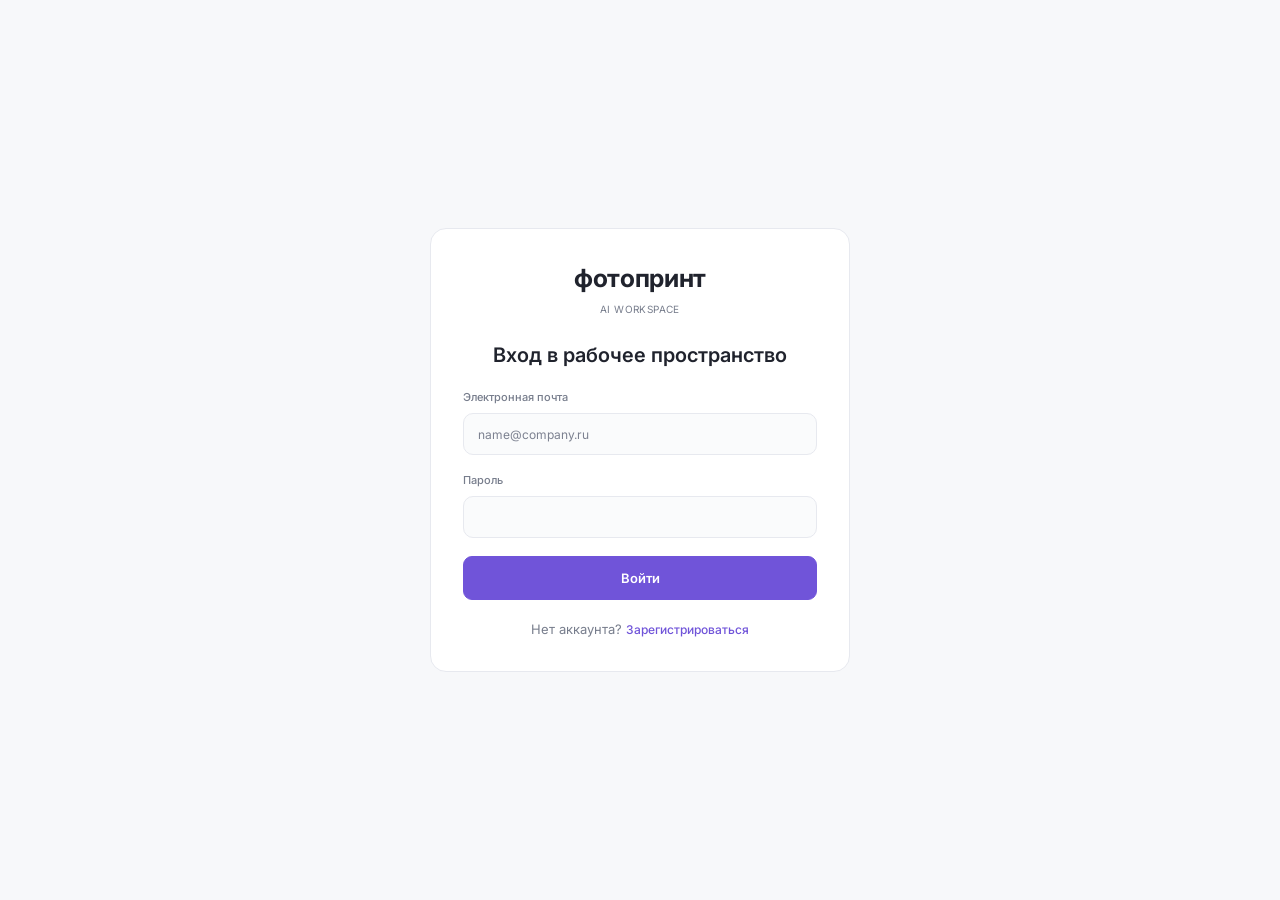
<file: static/login.html>
<!DOCTYPE html>
<html lang="ru">
<head>
<meta charset="utf-8">
<meta name="viewport" content="width=device-width, initial-scale=1">
<title>Вход · Фотопринт AI</title>
<link rel="preconnect" href="https://fonts.googleapis.com"><link rel="preconnect" href="https://fonts.gstatic.com" crossorigin>
<link href="https://fonts.googleapis.com/css2?family=Inter:wght@400;500;600;700&display=swap&subset=cyrillic" rel="stylesheet">
<script>try{if(localStorage.getItem('fp_theme')==='dark'){document.documentElement.setAttribute('data-theme','dark')}}catch(e){}</script>
<link rel="stylesheet" href="styles.css">
</head>
<body data-nav="" data-title="Вход">
<div class="auth"><div class="card">
<div style="text-align:center;margin-bottom:26px"><b style="font-size:25px;font-weight:700;letter-spacing:-.3px">фотопринт</b><div class="hint" style="letter-spacing:.4px;text-transform:uppercase;margin-top:6px">AI Workspace</div></div>
<h2 style="text-align:center;margin-bottom:22px">Вход в рабочее пространство</h2>
<form id="form" style="display:flex;flex-direction:column;gap:18px" novalidate>
  <div class="field" id="f-email"><label for="email">Электронная почта</label><input class="input" id="email" type="email" autocomplete="username" placeholder="name@company.ru"><span class="field-error">Введите почту</span></div>
  <div class="field" id="f-pass"><label for="password">Пароль</label><input class="input" id="password" type="password" autocomplete="current-password"><span class="field-error">Введите пароль</span></div>
  <button class="btn primary lg" type="submit" id="submit">Войти</button>
</form>
<p class="hint" style="text-align:center;margin-top:20px;font-size:13px">Нет аккаунта? <a class="link" href="register.html">Зарегистрироваться</a></p>
</div></div>
<script src="config.js"></script><script src="mock-data.js"></script><script src="api.js"></script><script src="interface.js"></script>
<script src="ui.js"></script>
<script>
document.addEventListener('DOMContentLoaded', function () {
  watchFieldErrors(document);
  $('#form').addEventListener('submit', async function (event) {
    event.preventDefault();
    var email = $('#email').value.trim(), password = $('#password').value;
    var valid = true;
    if (!email) { setFieldError($('#f-email'), 'Введите почту'); valid = false; }
    if (!password) { setFieldError($('#f-pass'), 'Введите пароль'); valid = false; }
    if (!valid) { return; }
    setBusy($('#submit'), true, 'Входим…');
    try {
      await API.login(email, password);
      window.location.href = 'overview.html';
    } catch (error) { setBusy($('#submit'), false); showError(error); }
  });
});
</script>
</body></html>
</file>
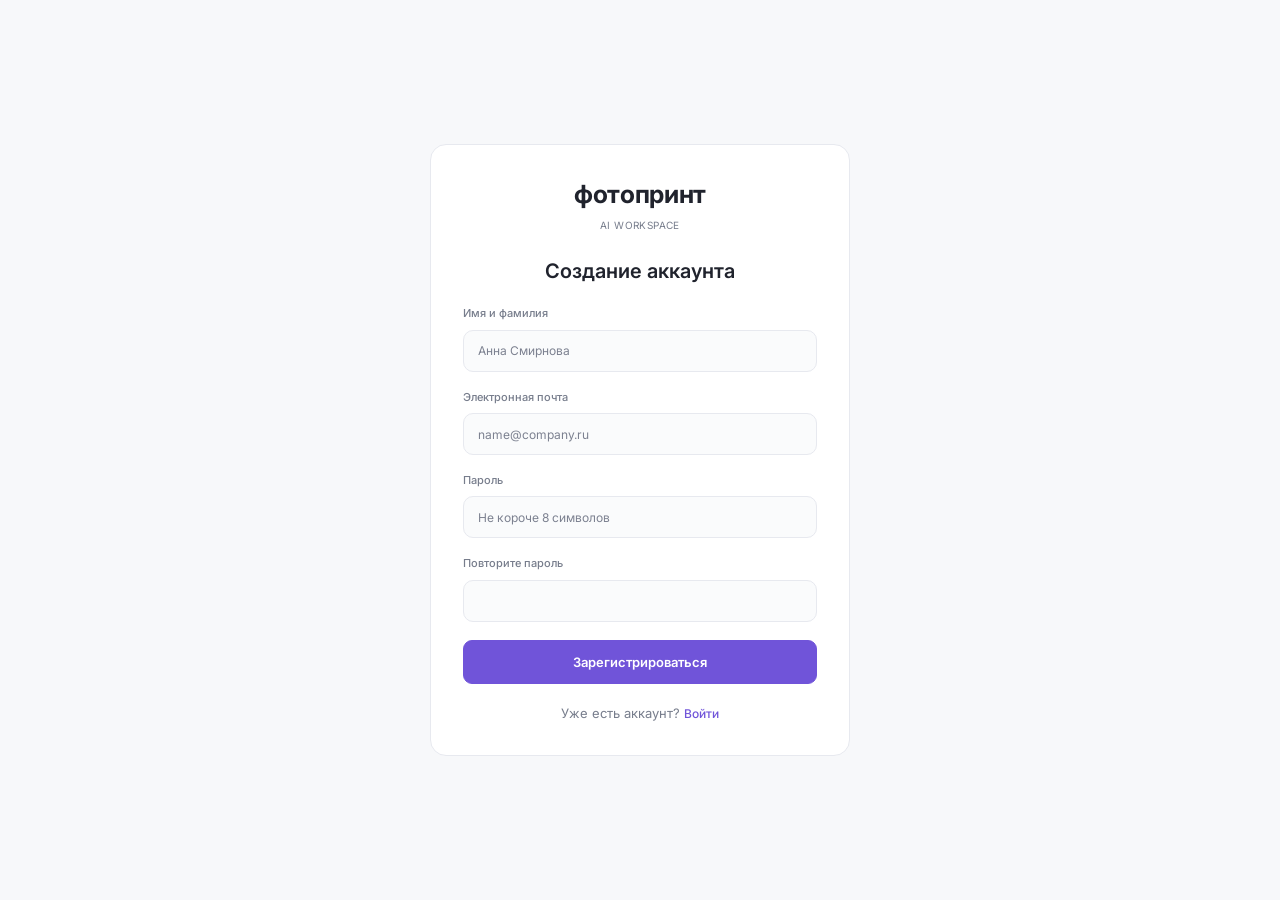
<file: static/register.html>
<!DOCTYPE html>
<html lang="ru">
<head>
<meta charset="utf-8">
<meta name="viewport" content="width=device-width, initial-scale=1">
<title>Регистрация · Фотопринт AI</title>
<link rel="preconnect" href="https://fonts.googleapis.com"><link rel="preconnect" href="https://fonts.gstatic.com" crossorigin>
<link href="https://fonts.googleapis.com/css2?family=Inter:wght@400;500;600;700&display=swap&subset=cyrillic" rel="stylesheet">
<script>try{if(localStorage.getItem('fp_theme')==='dark'){document.documentElement.setAttribute('data-theme','dark')}}catch(e){}</script>
<link rel="stylesheet" href="styles.css">
</head>
<body data-nav="" data-title="Регистрация">
<div class="auth"><div class="card">
<div style="text-align:center;margin-bottom:26px"><b style="font-size:25px;font-weight:700;letter-spacing:-.3px">фотопринт</b><div class="hint" style="letter-spacing:.4px;text-transform:uppercase;margin-top:6px">AI Workspace</div></div>
<h2 style="text-align:center;margin-bottom:22px">Создание аккаунта</h2>
<form id="form" style="display:flex;flex-direction:column;gap:18px" novalidate>
  <div class="field" id="f-name"><label for="name">Имя и фамилия</label><input class="input" id="name" type="text" autocomplete="name" placeholder="Анна Смирнова"><span class="field-error">Введите имя</span></div>
  <div class="field" id="f-email"><label for="email">Электронная почта</label><input class="input" id="email" type="email" autocomplete="username" placeholder="name@company.ru"><span class="field-error">Введите почту</span></div>
  <div class="field" id="f-pass"><label for="password">Пароль</label><input class="input" id="password" type="password" autocomplete="new-password" placeholder="Не короче 8 символов"><span class="field-error">Введите пароль</span></div>
  <div class="field" id="f-pass2"><label for="password2">Повторите пароль</label><input class="input" id="password2" type="password" autocomplete="new-password"><span class="field-error">Повторите пароль</span></div>
  <button class="btn primary lg" type="submit" id="submit">Зарегистрироваться</button>
</form>
<p class="hint" style="text-align:center;margin-top:20px;font-size:13px">Уже есть аккаунт? <a class="link" href="login.html">Войти</a></p>
</div></div>
<script src="config.js"></script><script src="mock-data.js"></script><script src="api.js"></script><script src="interface.js"></script>
<script src="ui.js"></script>
<script>
document.addEventListener('DOMContentLoaded', function () {
  watchFieldErrors(document);
  $('#form').addEventListener('submit', async function (event) {
    event.preventDefault();
    var name = $('#name').value.trim(), email = $('#email').value.trim();
    var password = $('#password').value, password2 = $('#password2').value;
    var valid = true;
    if (!name) { setFieldError($('#f-name'), 'Введите имя'); valid = false; }
    if (!email || email.indexOf('@') < 1 || email.indexOf('.') < 0) { setFieldError($('#f-email'), 'Введите корректную почту'); valid = false; }
    if (password.length < 8) { setFieldError($('#f-pass'), 'Пароль должен быть не короче 8 символов'); valid = false; }
    if (password2 !== password) { setFieldError($('#f-pass2'), 'Пароли не совпадают'); valid = false; }
    if (!valid) { return; }
    setBusy($('#submit'), true, 'Создаём аккаунт…');
    try {
      await API.register(name, email, password);
      window.location.href = 'overview.html';
    } catch (error) { setBusy($('#submit'), false); showError(error); }
  });
});
</script>
</body></html>
</file>
<file: static/styles.css>
/* Фотопринт AI — общие стили. Токены взяты из листа «Правила интерфейса». */
:root{
  --bg:#f7f8fa; --surface:#fff; --accent:#7054d9; --accent-hover:#6044c5; --accent-soft:#eee9fc; --accent-soft-2:#f0ebfc;
  --accent-tint:#f5f1fe; --accent-line:#dcd5f0; --accent-dark:#59438b; --accent-disabled:#d7d2e6;
  --text:#20232d; --text-2:#777d8c; --text-3:#626777; --muted:#7c8190; --border:#e7e9ef; --field:#fafbfc; --chip:#f3f5f8; --chip-2:#f0f2f6;
  --green:#2d876e; --green-bg:#eaf5ef; --orange:#a06b2a; --orange-bg:#fff3e0; --red:#b44848; --red-bg:#fceeee;
  --radius-card:16px; --radius-field:10px; --radius-btn:9px;
  --sidebar-w:236px; --topbar-h:91px; --gap:24px;
  --switch-off:#d9dbe3; --switch-knob:#fff; --input-hover:#cfd2dc; --tint-text:#6d5b92;
  --cb-line:rgba(0,0,0,.6); --cb-disabled:rgba(0,0,0,.38);
}

/* ---------- тёмная тема ---------- */
html[data-theme="dark"]{
  color-scheme:dark;
  --bg:#0f1117; --surface:#171a22; --accent:#8468ef; --accent-hover:#7656e8; --accent-soft:#2b2650; --accent-soft-2:#262249;
  --accent-tint:#211e3c; --accent-line:#3d3670; --accent-dark:#c7b9fa; --accent-disabled:#3c3560;
  --text:#e9ebf1; --text-2:#9aa1b2; --text-3:#b6bccb; --muted:#8a91a3; --border:#272c39; --field:#1c202a; --chip:#222735; --chip-2:#272c3b;
  --green:#52c7a4; --green-bg:#15302a; --orange:#e6ae63; --orange-bg:#3a2d12; --red:#ec8383; --red-bg:#3d2023;
  --switch-off:#363c4d; --switch-knob:#e9ebf1; --input-hover:#3a4153; --tint-text:#b9aae6;
  --cb-line:rgba(255,255,255,.6); --cb-disabled:rgba(255,255,255,.38);
}
html[data-theme="dark"] .select{background-image:url("data:image/svg+xml,%3Csvg xmlns='http://www.w3.org/2000/svg' width='12' height='12' viewBox='0 0 24 24' fill='none' stroke='%23e9ebf1' stroke-width='2.4' stroke-linecap='round' stroke-linejoin='round'%3E%3Cpath d='M6 9l6 6 6-6'/%3E%3C/svg%3E")}
html[data-theme="dark"] .modal-back,html[data-theme="dark"] body.nav-open .overlay-nav{background:rgba(0,0,0,.6)}
html[data-theme="dark"] .toast,html[data-theme="dark"] .menu{box-shadow:0 10px 30px rgba(0,0,0,.5)}
body,.sidebar,.topbar,.card{transition:background-color .2s,border-color .2s,color .2s}
*{margin:0;padding:0;box-sizing:border-box}
html{-webkit-text-size-adjust:100%}
body{font-family:'Inter',system-ui,-apple-system,'Segoe UI',Arial,sans-serif;background:var(--bg);color:var(--text);font-size:13px;line-height:1.4;-webkit-font-smoothing:antialiased}
button,input,select,textarea{font:inherit;color:inherit}
button{cursor:pointer;background:none;border:0}
a{color:inherit;text-decoration:none}
svg.i{width:20px;height:20px;fill:none;stroke:currentColor;stroke-width:1.6;stroke-linecap:round;stroke-linejoin:round;flex:none}
.hidden{display:none!important}
:focus-visible{outline:2px solid var(--accent);outline-offset:2px}

/* ---------- каркас ---------- */
.app{display:grid;grid-template-columns:var(--sidebar-w) minmax(0,1fr);min-height:100vh}
.sidebar{position:sticky;top:0;height:100vh;background:var(--surface);border-right:1px solid var(--border);display:flex;flex-direction:column;padding:0 16px 20px;z-index:30}
.logo{padding:20px 12px 0}
.logo b{display:block;font-size:25px;line-height:30px;font-weight:700;letter-spacing:-.3px}
.logo small{display:block;margin-top:6px;font-size:10px;letter-spacing:.4px;color:var(--muted);text-transform:uppercase}
.btn-new{margin:45px 4px 0;height:44px;border-radius:10px;background:var(--accent);color:#fff;font-weight:600;display:flex;align-items:center;justify-content:center;gap:10px}
.btn-new:hover{background:var(--accent-hover)}
.nav{margin-top:32px;display:flex;flex-direction:column;gap:6px}
.nav-item{height:43px;border-radius:var(--radius-btn);padding:0 16px;display:flex;align-items:center;gap:12px;color:var(--text-3);font-weight:500;position:relative;transition:background .15s}
.nav-item:hover{background:var(--chip)}
.nav-item.active{background:var(--accent-soft);color:var(--accent);font-weight:600}
.nav-badge{margin-left:auto;min-width:24px;height:20px;padding:0 6px;border-radius:6px;background:var(--chip);font-size:10px;font-weight:500;display:flex;align-items:center;justify-content:center;color:var(--text-3)}
.nav-item.active .nav-badge{background:var(--accent);color:#fff;font-weight:600}
.nav-dot{margin-left:auto;margin-right:6px;width:6px;height:6px;border-radius:50%;background:var(--accent)}
.side-group{margin:48px 12px 0}
.side-group small{display:block;font-size:9px;letter-spacing:.4px;text-transform:uppercase;color:var(--muted)}
.side-group span{display:block;margin-top:14px;font-size:12px;font-weight:500}
.side-bottom{margin-top:auto;border-top:1px solid var(--border);padding-top:16px;display:flex;flex-direction:column;gap:20px}
.user-card{background:var(--bg);border-radius:12px;padding:15px 12px;display:block}
.user-card b{display:block;font-size:12px;font-weight:600}
.user-card small{display:block;margin-top:4px;font-size:10px;color:var(--text-2)}
.topbar{height:var(--topbar-h);background:var(--surface);border-bottom:1px solid var(--border);display:flex;align-items:center;gap:16px;padding:0 44px}
.burger{display:none;width:40px;height:40px;border-radius:10px;align-items:center;justify-content:center}
.crumbs{font-size:13px;color:var(--text-2);display:flex;gap:16px}
.crumbs b{font-weight:500;color:var(--text)}
.search{margin-left:auto;width:264px;height:40px;border-radius:10px;background:var(--chip);display:flex;align-items:center;gap:10px;padding:0 14px;color:var(--text-2)}
.search input{flex:1;min-width:0;border:0;background:none;outline:0;font-size:11px}
.bell{position:relative;width:40px;height:40px;display:flex;align-items:center;justify-content:center;color:var(--text-3)}
.bell i{position:absolute;top:7px;right:8px;width:6px;height:6px;border-radius:50%;background:var(--accent)}
.avatar{font-size:12px;font-weight:600;color:var(--accent);width:36px;text-align:center}
.page{padding:30px 44px 56px;max-width:1360px}
.overlay-nav{display:none}

/* ---------- заголовки ---------- */
.page-head{display:flex;justify-content:space-between;align-items:flex-start;gap:24px;margin-bottom:24px}
.eyebrow{font-size:11px;color:var(--text-2);display:flex;gap:8px;align-items:center}
.eyebrow a:hover{color:var(--accent)}
h1{font-size:30px;line-height:36px;font-weight:600;margin-top:8px;letter-spacing:-.2px}
.page-sub{margin-top:8px;font-size:14px;color:var(--text-2)}
.head-actions{display:flex;gap:12px;align-items:center;flex:none}
h2{font-size:20px;line-height:26px;font-weight:600}
h3{font-size:16px;font-weight:600}
.sub{font-size:11px;color:var(--text-2);margin-top:6px}
.muted{color:var(--text-2)}

/* ---------- сетка и карточки ---------- */
.grid-main{display:grid;grid-template-columns:minmax(0,1fr) 348px;gap:var(--gap);align-items:start}
.stack{display:flex;flex-direction:column;gap:var(--gap)}
.grid-3{display:grid;grid-template-columns:repeat(3,1fr);gap:var(--gap)}
.grid-2{display:grid;grid-template-columns:repeat(2,1fr);gap:var(--gap)}
.card{background:var(--surface);border:1px solid var(--border);border-radius:var(--radius-card);padding:24px}
.card-head{display:flex;justify-content:space-between;align-items:center;gap:12px;margin-bottom:18px}
.tint{background:var(--accent-soft-2);border-color:transparent}
.tint h3{color:var(--accent-dark)}
.tint p{margin-top:12px;color:var(--tint-text);font-size:12px;line-height:1.35}
.stat{padding:18px 20px 16px}
.stat small{font-size:12px;color:var(--text-2)}
.stat .row{display:flex;align-items:baseline;gap:28px;margin-top:10px}
.stat b{font-size:28px;font-weight:600;line-height:34px}
.stat span{font-size:11px;color:var(--text-2)}
.stat span.warn{color:var(--orange)}

/* ---------- кнопки ---------- */
.btn{height:40px;padding:0 16px;border-radius:var(--radius-btn);background:var(--surface);border:1px solid var(--border);font-size:12px;font-weight:600;display:inline-flex;align-items:center;justify-content:center;gap:8px;white-space:nowrap;transition:background .15s,border-color .15s}
.btn:hover{border-color:var(--accent)}
.btn.primary{background:var(--accent);border-color:var(--accent);color:#fff}
.btn.primary:hover{background:var(--accent-hover);border-color:var(--accent-hover)}
.btn.lg{height:44px;font-size:13px}
.btn.sm{height:32px;padding:0 12px;font-size:11px}
.btn[disabled],.btn.busy{background:var(--accent-disabled);border-color:transparent;color:#fff;pointer-events:none}
.btn.secondary[disabled]{background:var(--chip);color:var(--text-2)}
.btn .i{width:14px;height:14px;stroke-width:2}
.link{color:var(--accent);font-size:12px;font-weight:500;display:inline-flex;gap:8px;align-items:center;cursor:pointer}
.link:hover{text-decoration:underline}
.link .i{width:13px;height:13px;stroke-width:2}
.icon-btn{width:32px;height:32px;border-radius:8px;display:flex;align-items:center;justify-content:center;color:var(--text-2)}
.icon-btn:hover{background:var(--chip);color:var(--text)}

/* ---------- значки и вкладки ---------- */
.badge{display:inline-flex;align-items:center;height:26px;padding:0 10px;border-radius:7px;font-size:11px;font-weight:500;background:var(--chip-2);color:var(--text-3);white-space:nowrap}
.badge.green{background:var(--green-bg);color:var(--green)}
.badge.purple{background:var(--accent-soft-2);color:var(--accent)}
.badge.orange{background:var(--orange-bg);color:var(--orange)}
.badge.red{background:var(--red-bg);color:var(--red)}
.badge.dot::before{content:"";width:6px;height:6px;border-radius:50%;background:currentColor;margin-right:8px}
.badge.sm{height:22px;font-size:10px;padding:0 8px}
.chips{display:flex;gap:10px;align-items:center;flex-wrap:wrap}
.chip{height:28px;padding:0 12px;border-radius:7px;font-size:11px;font-weight:500;color:var(--text-2)}
.chip:hover{color:var(--accent)}
.chip.active{background:var(--accent-soft-2);color:var(--accent)}
.tabs{display:flex;gap:44px;border-bottom:1px solid var(--border)}
.tab{padding:12px 0 14px;font-size:13px;font-weight:500;color:var(--text-2);border-bottom:2px solid transparent;margin-bottom:-1px}
.tab.active{color:var(--accent);border-color:var(--accent);font-weight:600}
.tab:hover{color:var(--accent)}

/* ---------- формы ---------- */
.field{display:flex;flex-direction:column;gap:8px;min-width:0}
.field>label,.label{font-size:11px;font-weight:500;color:var(--text-2)}
.input,.select,.textarea{width:100%;height:42px;border-radius:var(--radius-field);background:var(--field);border:1px solid var(--border);padding:0 14px;font-size:12px;outline:0;transition:border-color .15s}
.input::placeholder,.textarea::placeholder{color:var(--muted)}
.textarea{height:auto;min-height:106px;padding:14px 16px;resize:vertical;line-height:1.5;font-size:13px}
.select{appearance:none;-webkit-appearance:none;cursor:pointer;padding-right:34px;background-image:url("data:image/svg+xml,%3Csvg xmlns='http://www.w3.org/2000/svg' width='12' height='12' viewBox='0 0 24 24' fill='none' stroke='%2320232d' stroke-width='2.4' stroke-linecap='round' stroke-linejoin='round'%3E%3Cpath d='M6 9l6 6 6-6'/%3E%3C/svg%3E");background-repeat:no-repeat;background-position:right 14px center}
.select.white,.input.white{background-color:var(--surface)}
.input:hover,.select:hover,.textarea:hover{border-color:var(--input-hover)}
.input:focus,.select:focus,.textarea:focus{border:2px solid var(--accent);padding-left:13px;background-color:var(--surface)}
.field.error .input,.field.error .select,.field.error .textarea{border:2px solid var(--red);background-color:var(--surface)}
.field-error{font-size:10px;color:var(--red);display:none}
.field.error .field-error{display:block}
.hint{font-size:10px;color:var(--text-2)}
.row{display:flex;gap:16px}
.row>.field{flex:1}
.switch{width:42px;height:24px;border-radius:12px;background:var(--switch-off);position:relative;flex:none;transition:background .15s}
.switch::after{content:"";position:absolute;top:3px;left:3px;width:18px;height:18px;border-radius:50%;background:var(--switch-knob);transition:transform .15s}
.switch[aria-checked="true"]{background:var(--accent)}
.switch[aria-checked="true"]::after{transform:translateX(18px)}
.check{display:flex;align-items:center;gap:12px;cursor:pointer;font-size:12px}

/* ---------- списки ---------- */
.item{display:flex;gap:16px;align-items:flex-start;padding:16px 0;border-bottom:1px solid var(--border)}
.item:last-child{border-bottom:0}
.item b{font-size:12px;font-weight:600;display:block}
.item small{font-size:10px;color:var(--text-2);display:block;margin-top:4px}
.ico-box{width:32px;height:32px;border-radius:10px;background:var(--green-bg);color:var(--green);display:flex;align-items:center;justify-content:center;flex:none}
.ico-box.purple{background:var(--accent-soft-2);color:var(--accent)}
.ico-box.gray{background:var(--chip);color:var(--text-3)}
.ico-box .i{width:16px;height:16px}
.link-row{cursor:pointer}
.link-row:hover .t-title{color:var(--accent)}
.empty{padding:36px 16px;text-align:center}
.empty h3{font-size:18px}
.empty p{margin-top:12px;font-size:12px;color:var(--text-2)}
.empty .btn{margin-top:22px}
.progress{height:6px;border-radius:3px;background:var(--accent-soft);overflow:hidden}
.progress i{display:block;height:100%;background:var(--accent);border-radius:3px;transition:width .4s}
.divider{height:1px;background:var(--border);margin:18px 0}

/* ---------- таблица ---------- */
.table{width:100%;border-collapse:collapse}
.table th{font-size:10px;font-weight:500;letter-spacing:.3px;text-transform:uppercase;color:var(--text-2);text-align:left;padding:0 10px;height:44px;background:var(--bg)}
.table th:first-child{padding-left:20px;border-radius:12px 0 0 12px}
.table th:last-child{border-radius:0 12px 12px 0}
.table td{padding:0 10px;height:51px;border-bottom:1px solid var(--border);font-size:12px;color:var(--text-3)}
.table td:first-child{padding-left:20px}
.table tr:last-child td{border-bottom:0}
.table tbody tr{cursor:pointer}
.table tbody tr:hover td{background:var(--field)}
.table .t-title{font-weight:500;color:var(--text);font-size:12px}
.due-hot{color:var(--orange);font-weight:500}
.pager{display:flex;justify-content:space-between;align-items:center;padding:16px 0 0;font-size:10px;color:var(--text-2)}
.pager nav{display:flex;gap:14px;font-size:11px}
.pager button{color:var(--text-2);min-width:12px}
.pager button.active{color:var(--accent);text-decoration:underline;font-weight:500}

/* ---------- всплывающие элементы ---------- */
.modal-back{position:fixed;inset:0;background:rgba(32,35,45,.4);display:flex;align-items:center;justify-content:center;padding:20px;z-index:100;animation:fade .15s}
.modal{width:100%;max-width:660px;max-height:calc(100vh - 40px);overflow:auto;background:var(--surface);border:1px solid var(--border);border-radius:16px;padding:24px}
.modal.narrow{max-width:600px}
.modal-head{display:flex;justify-content:space-between;align-items:center;margin-bottom:20px}
.modal-head h2{font-size:21px}
.modal-body{display:flex;flex-direction:column;gap:18px}
.modal-foot{display:flex;justify-content:flex-end;gap:12px;margin-top:22px;padding-top:18px;border-top:1px solid var(--border);align-items:center}
.modal-foot .hint{margin-right:auto}
.changes{background:var(--accent-soft-2);border-radius:12px;padding:18px 14px;color:var(--accent-dark);font-size:12px;display:flex;flex-direction:column;gap:12px}
@keyframes fade{from{opacity:0}to{opacity:1}}
.toast-host{position:fixed;top:20px;right:20px;display:flex;flex-direction:column;gap:10px;z-index:200}
.toast{min-width:280px;max-width:380px;height:auto;padding:12px 16px;border-radius:10px;background:var(--green-bg);color:var(--green);font-size:12px;font-weight:500;display:flex;align-items:center;gap:10px;box-shadow:0 6px 24px rgba(32,35,45,.12);animation:fade .2s}
.toast.error{background:var(--red-bg);color:var(--red)}
.toast.info{background:var(--surface);color:var(--text);border:1px solid var(--border)}
.toast button{margin-left:auto;color:inherit;opacity:.7}
.menu{position:absolute;min-width:180px;background:var(--surface);border:1px solid var(--border);border-radius:12px;padding:6px;box-shadow:0 10px 30px rgba(32,35,45,.12);z-index:50}
.menu button{display:block;width:100%;text-align:left;padding:9px 12px;border-radius:8px;font-size:12px}
.menu button:hover{background:var(--chip)}
.menu button.danger{color:var(--red)}
.rel{position:relative}

/* ---------- страницы ---------- */
.composer .tabs-row{display:flex;gap:10px;border-bottom:1px solid var(--border);padding-bottom:12px;margin:14px 0 18px}
.composer .meta{font-size:10px;color:var(--text-2);margin:14px 0 14px}
.composer .actions{display:flex;justify-content:space-between}
.meeting-row{display:flex;align-items:center;gap:16px;padding:14px 0;border-bottom:1px solid var(--border);cursor:pointer}
.meeting-row:last-child{border-bottom:0}
.meeting-row .t-title{font-size:13px;font-weight:500}
.meeting-row small{display:block;font-size:10px;color:var(--text-2);margin-top:5px}
.meeting-row .badge{margin-left:auto}
.m-card{display:flex;flex-direction:column;gap:12px;padding:20px}
.m-card .top{display:flex;justify-content:space-between;align-items:center;font-size:9px;letter-spacing:.3px;text-transform:uppercase;color:var(--text-2)}
.m-card h3{font-size:19px}
.m-card .meta{font-size:10px;color:var(--text-2)}
.m-card p{font-size:11px;color:var(--text-2);line-height:1.35;min-height:30px}
.m-card .foot{display:flex;justify-content:space-between;align-items:center;border-top:1px solid var(--border);padding-top:14px;font-size:10px}
.m-card .foot span:first-child{color:var(--accent);font-weight:500}
.player{display:flex;align-items:center;gap:18px;padding:20px}
.play{width:40px;height:40px;border-radius:50%;background:var(--accent-soft);color:var(--accent);display:flex;align-items:center;justify-content:center;flex:none}
.play .i{width:16px;height:16px;fill:currentColor}
.wave{flex:1;display:flex;align-items:center;gap:3px;height:36px;cursor:pointer}
.wave i{flex:1;min-width:2px;background:var(--accent-line);border-radius:2px}
.wave i.done{background:var(--accent)}
.highlight{background:var(--accent-soft-2);border-radius:14px;padding:16px;margin:18px 0 24px}
.highlight small{font-size:9px;letter-spacing:.4px;text-transform:uppercase;color:var(--accent-dark);display:block;margin-bottom:8px}
.highlight p{font-size:14px;line-height:1.4}
.topic{display:flex;gap:12px;padding:12px 0}
.topic::before{content:"";width:5px;height:5px;border-radius:50%;background:var(--accent);margin-top:7px;flex:none}
.topic b{font-size:12px;display:block}
.topic small{display:block;font-size:11px;color:var(--text-2);margin-top:6px}
.topic .time{margin-left:auto;color:var(--accent);font-size:10px;font-weight:500}
.task-mini{display:flex;gap:12px;padding:14px 0;border-bottom:1px solid var(--border)}
.task-mini:last-child{border-bottom:0}
.bubble{background:var(--accent-soft-2);border-radius:14px;padding:12px 14px;font-size:12px;max-width:100%;align-self:flex-end}
.ask-box{display:flex;gap:8px;border:1px solid var(--border);background:var(--field);border-radius:12px;padding:8px 8px 8px 12px;align-items:center}
.ask-box input{flex:1;border:0;background:none;outline:0;font-size:11px;min-width:0}
.send{width:34px;height:34px;border-radius:8px;background:var(--accent);color:#fff;display:flex;align-items:center;justify-content:center;flex:none}
.send:hover{background:var(--accent-hover)}
.send[disabled]{background:var(--accent-disabled);pointer-events:none}
.send .i{width:16px;height:16px;stroke-width:2}
.shift{height:46px;border-radius:10px;background:var(--chip);display:flex;flex-direction:column;align-items:center;justify-content:center;font-size:12px;font-weight:500;gap:1px;border:0;width:100%}
.shift small{font-size:9px;color:var(--text-2);font-weight:400}
.shift.ai{background:var(--accent-soft-2);color:var(--accent)}
.shift.ai small{color:var(--accent)}
.shift.empty-cell{background:transparent;border:1px dashed var(--border);color:var(--muted);font-size:16px}
.shift:hover{outline:2px solid var(--accent-line)}
.sched th,.sched td{padding:8px 6px;text-align:center}
.sched th{font-size:10px;letter-spacing:.3px;text-transform:uppercase;color:var(--text-2);font-weight:500}
.sched th.who{text-transform:none}
.sched th.today{color:var(--accent);background:var(--accent-tint)}
.sched td.today{background:var(--accent-tint)}
.sched .who{text-align:left;padding-left:20px;min-width:170px}
.sched .who b{display:block;font-size:12px}
.sched .who small{font-size:10px;color:var(--text-2)}
.sched tr+tr td{border-top:1px solid var(--border)}
.sched{width:100%;border-collapse:collapse;table-layout:fixed}
.notif{display:grid;grid-template-columns:78px 1fr 90px;gap:8px;padding:18px 12px;border-bottom:1px solid var(--border);cursor:pointer;border-radius:12px;position:relative}
.notif:last-child{border-bottom:0}
.notif.unread{margin-bottom:4px}
.notif.unread{background:var(--accent-tint)}
.notif .when{font-size:10px;color:var(--text-2);display:flex;gap:10px;align-items:flex-start;padding-top:3px}
.notif.unread .when::before{content:"";width:6px;height:6px;border-radius:50%;background:var(--accent);margin-top:4px}
.notif:not(.unread) .when{padding-left:16px}
.notif b{font-size:14px;font-weight:600}
.notif p{font-size:11px;color:var(--text-2);margin:8px 0 14px;line-height:1.4}
.notif .cat{font-size:9px;color:var(--text-2);text-align:right}
.group-label{font-size:10px;text-transform:uppercase;letter-spacing:.3px;color:var(--text-2);margin-bottom:12px}
.setting{display:flex;justify-content:space-between;align-items:center;gap:16px;padding:18px 0;border-bottom:1px solid var(--border)}
.setting:last-child{border-bottom:0}
.setting b{font-size:13px;font-weight:500;display:block}
.setting small{font-size:10px;color:var(--text-2);display:block;margin-top:6px}
.setting .right{display:flex;align-items:center;gap:24px}
.team-row{display:flex;justify-content:space-between;padding:10px 0;font-size:12px;font-weight:500}
.team-row span{font-size:9px;color:var(--text-2);font-weight:400}
.chat-wrap{display:grid;grid-template-columns:224px minmax(0,1fr);gap:24px;align-items:stretch;min-height:786px}
.dialogs{display:flex;flex-direction:column;padding:16px}
.dialog-item{padding:12px;border-radius:10px;cursor:pointer;display:block;width:100%;text-align:left}
.dialog-item:hover{background:var(--field)}
.dialog-item.active{background:var(--accent-soft-2)}
.dialog-item b{font-size:12px;font-weight:500;display:block}
.dialog-item.active b{color:var(--accent)}
.dialog-item small{font-size:9px;color:var(--text-2);display:block;margin-top:6px}
.chat{display:flex;flex-direction:column;padding:24px}
.chat-head{display:flex;justify-content:space-between;align-items:center;padding-bottom:20px;border-bottom:1px solid var(--border)}
.chat-head h2{font-size:18px}
.chat-body{flex:1;overflow-y:auto;padding:20px 0;display:flex;flex-direction:column;gap:20px;min-height:300px}
.msg-user{align-self:flex-end;background:var(--accent-soft-2);border-radius:14px;padding:14px 16px;max-width:82%;font-size:13px}
.msg-user small,.msg-ai small{display:block;font-size:9px;font-weight:600;letter-spacing:.3px;text-transform:uppercase;color:var(--accent);margin-bottom:8px}
.msg-ai{max-width:92%;font-size:13px;line-height:1.4}
.steps{border:1px solid var(--border);border-radius:14px;padding:20px;margin-top:16px}
.steps h3{font-size:17px;margin-bottom:14px}
.step{display:flex;gap:16px;align-items:center;padding:8px 0}
.step .n{color:var(--accent);font-size:11px;font-weight:500;width:18px}
.step b{display:block;font-size:12px;font-weight:500}
.step small{font-size:10px;color:var(--text-2)}
.step .badge{margin-left:auto}
.src{font-size:10px;color:var(--text-2);margin-top:14px}
.compose{border:1px solid var(--border);border-radius:14px;background:var(--field);padding:14px 16px;margin-top:12px}
.compose textarea{width:100%;border:0;background:none;outline:0;resize:none;font-size:13px;min-height:40px}
.compose .bar{display:flex;justify-content:space-between;align-items:center;font-size:10px;color:var(--text-2);gap:12px}
.compose .send{width:36px;height:36px}
.status-pill{display:inline-flex;align-items:center;gap:8px;height:26px;padding:0 12px;border-radius:7px;background:var(--green-bg);color:var(--green);font-size:11px;font-weight:500}
.status-pill::before{content:"";width:6px;height:6px;border-radius:50%;background:currentColor}
.dropzone{border:1.5px dashed var(--accent-line);background:var(--accent-tint);border-radius:14px;padding:26px 16px;text-align:center;transition:background .15s}
.dropzone.drag{background:var(--accent-soft)}
.dropzone b{display:block;font-size:14px;font-weight:500;margin:10px 0}
.dropzone small{font-size:10px;color:var(--text-2);display:block;margin-bottom:10px}
.file-row{display:flex;align-items:center;gap:16px;background:var(--bg);border-radius:12px;padding:14px 16px;margin-top:16px}
.file-row .ext{font-size:9px;font-weight:600;color:var(--accent);width:34px}
.file-row b{font-weight:500;font-size:13px;display:block}
.file-row small{font-size:10px;color:var(--text-2)}
.file-row .state{margin-left:auto;display:flex;gap:16px;align-items:center;color:var(--green)}
.steps-list li{list-style:none;display:flex;gap:16px;padding:10px 0}
.steps-list .n{font-size:11px;color:var(--accent);font-weight:500}
.steps-list b{font-size:12px;font-weight:500;display:block}
.steps-list small{font-size:10px;color:var(--text-2);display:block;margin-top:4px}
.sec-num{font-size:11px;color:var(--accent);margin-right:16px;font-weight:500}
.form-sec h2{display:flex;align-items:baseline;margin-bottom:16px}
.multi{position:relative}
.multi .menu{top:46px;left:0;right:0;max-height:240px;overflow:auto}
.multi .menu label{display:flex;gap:12px;padding:9px 12px;font-size:12px;align-items:center;cursor:pointer;border-radius:8px}
.multi .menu label:hover{background:var(--chip)}
.status-card{max-width:760px;margin:0 auto}
.status-card h2{font-size:22px;margin:18px 0 12px}
.status-card p{font-size:12px;color:var(--text-2);line-height:1.5}
.banner{display:flex;justify-content:space-between;align-items:center;gap:16px;border-radius:14px;padding:18px 20px;background:var(--accent-soft-2)}
.banner h3{font-size:16px;color:var(--text)}
.banner p{font-size:11px;color:var(--text-3);margin-top:8px}
.checklist{display:flex;flex-direction:column;gap:14px;margin-top:14px}
.quote{background:var(--bg);border-radius:12px;padding:14px;margin:18px 0 24px}
.quote b{font-size:12px;font-weight:500;display:block}
.quote small{font-size:10px;color:var(--text-2);display:block;margin-top:6px}
.comment{padding:14px 0}
.comment .head{display:flex;justify-content:space-between;font-size:11px;font-weight:600}
.comment .head.ai{color:var(--accent)}
.comment .head span{font-weight:400;color:var(--text-2);font-size:10px}
.comment p{margin-top:12px;font-size:13px;color:var(--text-3);line-height:1.4}
.comment.me p{color:var(--text)}
.comment-box{display:flex;gap:12px;align-items:flex-end;border:1px solid var(--border);border-radius:12px;background:var(--field);padding:12px;margin-top:16px}
.comment-box textarea{flex:1;border:0;background:none;outline:0;resize:none;min-height:52px;font-size:12px}
.auth{min-height:100vh;display:flex;align-items:center;justify-content:center;padding:20px}
.auth .card{width:100%;max-width:420px;padding:32px}

/* ---------- адаптив (лист «Правила интерфейса») ---------- */
@media (max-width:1199px){
  :root{--sidebar-w:72px}
  .sidebar{padding:0 12px 16px;align-items:center}
  .logo b{font-size:0}.logo b::first-letter{font-size:22px}.logo small,.side-group,.user-card small,.nav-item span,.nav-badge,.btn-new span{display:none}
  .logo{padding:30px 0 0}
  .btn-new{margin:24px 0 0;width:44px}
  .nav-item{width:48px;padding:0;justify-content:center}.nav-dot{position:absolute;top:10px;right:10px;margin:0}
  .user-card{padding:10px 0;width:48px;text-align:center}.user-card b{font-size:0}.user-card b::first-letter{font-size:12px}
  .grid-main{grid-template-columns:minmax(0,1fr)}
  .grid-3{grid-template-columns:repeat(3,minmax(0,1fr))}
  .card.scroll-x{overflow-x:auto}
  .chat-wrap{grid-template-columns:200px minmax(0,1fr)}
}
@media (max-width:767px){
  :root{--topbar-h:64px}
  .app{grid-template-columns:minmax(0,1fr)}
  .sidebar{position:fixed;left:0;top:0;bottom:0;width:236px;padding:0 16px 20px;align-items:stretch;transform:translateX(-100%);transition:transform .2s}
  body.nav-open .sidebar{transform:none}
  body.nav-open .overlay-nav{display:block;position:fixed;inset:0;background:rgba(32,35,45,.4);z-index:20}
  .logo b{font-size:25px}.logo small,.side-group,.user-card small,.nav-item span,.nav-badge,.btn-new span{display:revert}
  .logo{padding:30px 12px 0}.btn-new{width:auto;margin:30px 4px 0}.nav-item{width:auto;padding:0 16px;justify-content:flex-start}
  .user-card{width:auto;text-align:left;padding:15px 12px}.user-card b{font-size:12px}
  .nav-dot{position:static;margin-left:auto;margin-right:6px}
  .burger{display:flex}
  .topbar{padding:0 16px}.crumbs span:first-child{display:none}.search{display:none}
  .page{padding:20px 16px 40px}
  .page-head{flex-direction:column}
  .grid-3,.grid-2{grid-template-columns:minmax(0,1fr)}
  .chat-wrap{grid-template-columns:minmax(0,1fr)}
  .row{flex-direction:column}
  .card{padding:18px}
  .table-wrap{overflow-x:auto}.table{min-width:720px}
  .notif{grid-template-columns:1fr}.notif .cat{text-align:left}
  h1{font-size:26px}
}

/* ===== Checkbox (cl-checkbox) ===== */
.cl-checkbox {
 position: relative;
 display: inline-block;
 isolation: isolate;
}

/* Input */
.cl-checkbox > input {
 appearance: none;
 -moz-appearance: none;
 -webkit-appearance: none;
 z-index: -1;
 position: absolute;
 left: -10px;
 top: -8px;
 display: block;
 margin: 0;
 border-radius: 50%;
 width: 40px;
 height: 40px;
 background-color: var(--cb-line);
 box-shadow: none;
 outline: none;
 opacity: 0;
 transform: scale(1);
 pointer-events: none;
 transition: opacity 0.3s, transform 0.2s;
}

/* Span */
.cl-checkbox > span {
 position: relative;
 display: inline-block;
 width: 100%;
 cursor: pointer;
}

/* Box */
.cl-checkbox > span::before {
 content: "";
 display: inline-block;
 box-sizing: border-box;
 margin: 3px 11px 3px 1px;
 border: solid 2px;
 /* Safari */
 border-color: var(--cb-line);
 border-radius: 2px;
 width: 18px;
 height: 18px;
 vertical-align: top;
 transition: border-color 0.2s, background-color 0.2s;
}

/* Checkmark */
.cl-checkbox > span::after {
 content: "";
 display: block;
 position: absolute;
 top: 3px;
 left: 1px;
 width: 10px;
 height: 5px;
 border: solid 2px transparent;
 border-right: none;
 border-top: none;
 transform: translate(3px, 4px) rotate(-45deg);
}

/* Checked, Indeterminate */
.cl-checkbox > input:checked,
.cl-checkbox > input:indeterminate {
 background-color: #018786;
}

.cl-checkbox > input:checked + span::before,
.cl-checkbox > input:indeterminate + span::before {
 border-color: #018786;
 background-color: #018786;
}

.cl-checkbox > input:checked + span::after,
.cl-checkbox > input:indeterminate + span::after {
 border-color: #fff;
}

.cl-checkbox > input:indeterminate + span::after {
 border-left: none;
 transform: translate(4px, 3px);
}

/* Hover, Focus */
.cl-checkbox:hover > input {
 opacity: 0.04;
}

.cl-checkbox > input:focus {
 opacity: 0.12;
}

.cl-checkbox:hover > input:focus {
 opacity: 0.16;
}

/* Active */
.cl-checkbox > input:active {
 opacity: 1;
 transform: scale(0);
 transition: transform 0s, opacity 0s;
}

.cl-checkbox > input:active + span::before {
 border-color: #85b8b7;
}

.cl-checkbox > input:checked:active + span::before {
 border-color: transparent;
 background-color: var(--cb-line);
}

/* Disabled */
.cl-checkbox > input:disabled {
 opacity: 0;
}

.cl-checkbox > input:disabled + span {
 color: var(--cb-disabled);
 cursor: initial;
}

.cl-checkbox > input:disabled + span::before {
 border-color: currentColor;
}

.cl-checkbox > input:checked:disabled + span::before,
.cl-checkbox > input:indeterminate:disabled + span::before {
 border-color: transparent;
 background-color: currentColor;
}

/* Layout helpers for this project */
.cl-checkbox > span:empty::before { margin-right: 1px; }
.cl-checkbox > span.cl-flex { display: flex; align-items: flex-start; }
.cl-checkbox > span.cl-flex::before { flex: none; }

/* ===== Loader (индикатор загрузки данных) ===== */
.loader {
  position: relative;
  width: 54px;
  height: 54px;
  border-radius: 10px;
}

.loader div {
  width: 8%;
  height: 24%;
  background: rgb(128, 128, 128);
  position: absolute;
  left: 50%;
  top: 30%;
  opacity: 0;
  border-radius: 50px;
  box-shadow: 0 0 3px rgba(0,0,0,0.2);
  animation: fade458 1s linear infinite;
}

@keyframes fade458 {
  from {
    opacity: 1;
  }

  to {
    opacity: 0.25;
  }
}

.loader .bar1 {
  transform: rotate(0deg) translate(0, -130%);
  animation-delay: 0s;
}

.loader .bar2 {
  transform: rotate(30deg) translate(0, -130%);
  animation-delay: -1.1s;
}

.loader .bar3 {
  transform: rotate(60deg) translate(0, -130%);
  animation-delay: -1s;
}

.loader .bar4 {
  transform: rotate(90deg) translate(0, -130%);
  animation-delay: -0.9s;
}

.loader .bar5 {
  transform: rotate(120deg) translate(0, -130%);
  animation-delay: -0.8s;
}

.loader .bar6 {
  transform: rotate(150deg) translate(0, -130%);
  animation-delay: -0.7s;
}

.loader .bar7 {
  transform: rotate(180deg) translate(0, -130%);
  animation-delay: -0.6s;
}

.loader .bar8 {
  transform: rotate(210deg) translate(0, -130%);
  animation-delay: -0.5s;
}

.loader .bar9 {
  transform: rotate(240deg) translate(0, -130%);
  animation-delay: -0.4s;
}

.loader .bar10 {
  transform: rotate(270deg) translate(0, -130%);
  animation-delay: -0.3s;
}

.loader .bar11 {
  transform: rotate(300deg) translate(0, -130%);
  animation-delay: -0.2s;
}

.loader .bar12 {
  transform: rotate(330deg) translate(0, -130%);
  animation-delay: -0.1s;
}

/* Обёртка: центрирует индикатор в блоке; .sm — уменьшенный вариант */
.loader-box { display: flex; justify-content: center; align-items: center; padding: 28px 0; grid-column: 1 / -1; }
.loader.sm { width: 36px; height: 36px; }

/* ===== Переключатель темы ===== */
.theme-switch {
  position: relative;
  display: flex;
  justify-content: center;
  direction: rtl;
}

#theme-checkbox {
  display: none;
}

#theme-checkbox + label {
  /* change the font-size below to change the size of the switch button*/
  font-size: 2rem;
  height: 1em;
  width: 2.5em;
  border-radius: 0.25em;
  cursor: pointer;
  display: flex;
  justify-content: space-between;
  background-color: #cecece;
  position: relative;
}

#theme-checkbox:checked + label {
  background-color: #3a3a3a;
}

#theme-checkbox + label:active {
  transform: scale(0.85);
  transition: transform 0.2s;
}

#theme-checkbox + label div {
  width: 0.8em;
  height: 0.8em;
  border-radius: inherit;
  position: absolute;
  top: 0.1em;
  left: 0.1em;
  z-index: 10;
  transition: 0.5s cubic-bezier(1, 0.33, 0.11, 1.34);
  background-color: #f2f2f2;
}

#theme-checkbox:checked + label div {
  /* left: calc(2.5em - .8em - .1em); */
  left: 1.6em;
  background-color: #212121;
}

#theme-checkbox + label span {
  display: flex;
}

#theme-checkbox + label svg {
  display: inline-block;
  height: 1em;
  width: 1em;
  padding: 0.15em;
  box-sizing: border-box;
}

#theme-checkbox + label span:first-of-type {
  color: #3a3a3a;
}

#theme-checkbox + label span:last-of-type {
  color: #cecece;
}

/* размещение в левом нижнем углу сайдбара */
.side-bottom .theme-switch { align-self: flex-start; margin-left: 12px; }
.side-bottom .theme-switch label { font-size: 1.35rem; }
@media (max-width:1199px){ .side-bottom .theme-switch { align-self: center; margin-left: 0; } .side-bottom .theme-switch label { font-size: 1.1rem; } }
@media (max-width:767px){ .side-bottom .theme-switch { align-self: flex-start; margin-left: 12px; } .side-bottom .theme-switch label { font-size: 1.35rem; } }

/* ---------- обновлённые состояния кнопок и выпадающих меню ---------- */
button:not(:disabled):not(.busy) {
  transition-property: color, background-color, border-color, box-shadow, transform;
  transition-duration: .2s;
  transition-timing-function: ease;
}

/* Универсальная ненавязчивая подсветка интерактивных кнопок. */
button:not(:disabled):not(.busy):not(.switch):hover {
  box-shadow: 0 0 0 3px var(--accent-soft);
}

.btn:not(:disabled):not(.busy):hover {
  background: var(--accent-soft);
  color: var(--accent-dark);
  border-color: var(--accent-line);
  box-shadow: 0 4px 12px rgba(75, 61, 145, .12);
  transform: translateY(-1px);
}
.btn.primary:not(:disabled):not(.busy):hover {
  background: var(--accent-hover);
  border-color: var(--accent-hover);
  color: #fff;
  box-shadow: 0 5px 14px rgba(91, 70, 190, .24);
}
.btn-new:hover {
  background: var(--accent-hover);
  box-shadow: 0 5px 16px rgba(91, 70, 190, .24);
  transform: translateY(-1px);
}
.icon-btn:hover,
.burger:hover,
.bell:hover {
  background: var(--accent-soft);
  color: var(--accent);
}
.chip:not(.active):hover,
.tab:not(.active):hover {
  background: var(--accent-soft);
  color: var(--accent);
}
.send:not(:disabled):hover,
.play:hover {
  filter: brightness(.94);
  box-shadow: 0 4px 12px rgba(91, 70, 190, .22);
  transform: translateY(-1px);
}
.shift:hover {
  background: var(--accent-tint);
  outline: 2px solid var(--accent-line);
}
.dialog-item:not(.active):hover {
  background: var(--accent-tint);
}

/* Основные выпадающие меню: действия, результаты поиска и списки участников. */
.menu {
  min-width: 190px;
  padding: 7px;
  color: var(--text);
  background: var(--surface);
  border: 1px solid var(--accent-line);
  border-radius: 15px;
  box-shadow: 0 14px 36px rgba(43, 35, 91, .16);
  z-index: 100;
  animation: fp-menu-appear .2s cubic-bezier(.23, 1, .32, 1) both;
}

.menu button {
  position: relative;
  isolation: isolate;
  display: block;
  width: 100%;
  overflow: hidden;
  padding: 10px 13px;
  border: 0;
  border-radius: 10px;
  background: transparent;
  color: var(--text);
  text-align: left;
  font-size: 12px;
  line-height: 1.5;
  transition: color .22s ease, transform .22s ease;
}
.menu button::before {
  content: "";
  position: absolute;
  inset: 0;
  z-index: -1;
  border-radius: inherit;
  background: var(--accent);
  transform: scaleX(0);
  transform-origin: left;
  transition: transform .28s cubic-bezier(.23, 1, .32, 1);
}
.menu button:not(:disabled):hover {
  color: #fff;
  background: transparent;
  box-shadow: none;
  transform: translateX(2px);
}
.menu button:not(:disabled):hover::before {
  transform: scaleX(1);
  transform-origin: right;
}
.menu button.danger {
  color: var(--red);
}
.menu button.danger::before {
  background: var(--red);
}
.menu button:disabled {
  color: var(--text-2);
  opacity: .7;
  cursor: default;
}

/* Список с флажками на странице создания встречи. */
.multi .menu {
  border-radius: 14px;
  border-color: var(--accent-line);
  background: var(--surface);
}
.multi .menu label {
  display: flex;
  gap: 12px;
  align-items: center;
  padding: 10px 12px;
  border-radius: 9px;
  color: var(--text);
  font-size: 12px;
  cursor: pointer;
  transition: background-color .2s ease, color .2s ease;
}
.multi .menu label:hover {
  background: var(--accent-soft);
  color: var(--accent-dark);
}
.multi .menu input[type="checkbox"] {
  accent-color: var(--accent);
}

/* Встроенные select сохраняют нативную клавиатурную навигацию,
   но их список получает цвета общей темы там, где это поддерживает браузер. */
.select option,
select option,
select optgroup {
  color: var(--text);
  background: var(--surface);
}

@keyframes fp-menu-appear {
  from { opacity: 0; transform: translateY(-8px) scale(.98); }
  to { opacity: 1; transform: translateY(0) scale(1); }
}

@media (prefers-reduced-motion: reduce) {
  button:not(:disabled):not(.busy),
  .menu,
  .menu button,
  .menu button::before {
    animation: none !important;
    transition-duration: .01ms !important;
  }
}

/* ---------- единая подсветка всех кнопок ---------- */
button:not(:disabled):not(.busy):not(.switch):not(.custom-select-option):not(.custom-select-trigger):not(.menu button):hover,
a.btn:not([aria-disabled="true"]):hover,
a.btn-new:hover {
  background-color: var(--accent-soft);
  border-color: var(--accent-line);
  color: var(--accent);
  box-shadow: 0 0 0 3px var(--accent-soft), 0 5px 15px rgba(73, 57, 145, .14);
  transform: translateY(-1px);
}
button.primary:not(:disabled):not(.busy):hover,
a.btn.primary:hover,
a.btn-new:hover {
  background-color: var(--accent-hover);
  border-color: var(--accent-hover);
  color: #fff;
  box-shadow: 0 5px 16px rgba(91, 70, 190, .25);
}
button.switch:hover { box-shadow: none; transform: none; }

/* ---------- кастомные выпадающие списки ---------- */
.custom-select {
  position: relative;
  display: inline-flex;
  min-width: 0;
  vertical-align: middle;
  z-index: 2;
}
.custom-select.is-open { z-index: 160; }
.custom-select-native {
  position: absolute !important;
  width: 1px !important;
  height: 1px !important;
  padding: 0 !important;
  margin: -1px !important;
  overflow: hidden !important;
  clip: rect(0, 0, 0, 0) !important;
  clip-path: inset(50%) !important;
  white-space: nowrap !important;
  opacity: 0 !important;
  pointer-events: none !important;
}
.custom-select-trigger {
  display: flex;
  align-items: center;
  justify-content: space-between;
  gap: 12px;
  width: 100%;
  min-width: 0;
  height: 42px;
  padding: 0 13px;
  border: 1px solid var(--border);
  border-radius: var(--radius-field);
  background: var(--surface);
  color: var(--text);
  text-align: left;
  font-size: 12px;
  font-weight: 500;
  line-height: 1.4;
  cursor: pointer;
  box-shadow: none;
  transition: background-color .2s ease, border-color .2s ease, color .2s ease, box-shadow .2s ease, transform .2s ease;
}
.custom-select-trigger:disabled { cursor: not-allowed; opacity: .55; box-shadow: none; transform: none; }
.custom-select-trigger:hover,
.custom-select.is-open .custom-select-trigger {
  background: var(--accent-soft);
  border-color: var(--accent);
  color: var(--accent-dark);
  box-shadow: 0 0 0 3px var(--accent-soft);
  transform: none;
}
.custom-select-value {
  overflow: hidden;
  text-overflow: ellipsis;
  white-space: nowrap;
}
.custom-select-chevron {
  width: 13px;
  height: 13px;
  flex: none;
  fill: none;
  stroke: currentColor;
  stroke-width: 2;
  stroke-linecap: round;
  stroke-linejoin: round;
  transition: transform .28s cubic-bezier(.23, 1, .32, 1);
}
.custom-select.is-open .custom-select-chevron { transform: rotate(180deg); }
.custom-select-menu {
  position: fixed;
  top: 0;
  left: 0;
  width: auto;
  min-width: 0;
  max-width: calc(100vw - 16px);
  box-sizing: border-box;
  max-height: min(280px, calc(100vh - 20px));
  overflow-y: auto;
  overflow-x: hidden;
  overscroll-behavior: contain;
  -webkit-overflow-scrolling: touch;
  scrollbar-width: thin;
  scrollbar-color: var(--accent-line) transparent;
  padding: 6px;
  border: 1px solid var(--accent-line);
  border-radius: 13px;
  background: var(--surface);
  box-shadow: 0 14px 36px rgba(43, 35, 91, .17);
  z-index: 170;
  transform-origin: top center;
  animation: fp-menu-appear .22s cubic-bezier(.23, 1, .32, 1) both;
}
.custom-select-menu[hidden] { display: none !important; }
.custom-select-option {
  display: block;
  width: 100%;
  padding: 9px 11px;
  border: 0;
  border-radius: 8px;
  background: transparent;
  color: var(--text);
  text-align: left;
  font-size: 12px;
  line-height: 1.45;
  cursor: pointer;
  box-shadow: none;
  transform: none;
  transition: background-color .2s ease, color .2s ease, padding-left .2s ease;
}
.custom-select-option:hover:not(:disabled),
.custom-select-option:focus-visible {
  background: var(--accent);
  color: #fff;
  padding-left: 14px;
  outline: none;
  box-shadow: none;
  transform: none;
}
.custom-select-option.is-selected {
  background: var(--accent-soft);
  color: var(--accent-dark);
  font-weight: 600;
}
.custom-select-option.is-selected:hover,
.custom-select-option.is-selected:focus-visible {
  background: var(--accent);
  color: #fff;
}
.custom-select-option:disabled { opacity: .55; cursor: not-allowed; }
html[data-theme="dark"] .custom-select-menu { box-shadow: 0 14px 36px rgba(0, 0, 0, .48); }

@media (prefers-reduced-motion: reduce) {
  .custom-select-trigger,
  .custom-select-chevron,
  .custom-select-option,
  .custom-select-menu { animation: none !important; transition-duration: .01ms !important; }
}



/* Дополнительные элементы управления аудиоплеером */
.player{flex-wrap:wrap}
.player-skip{position:relative;display:flex;align-items:center;justify-content:center;gap:2px;flex:none;width:30px;height:32px;border:0;border-radius:8px;background:var(--chip);color:var(--text-2);font-size:19px;cursor:pointer;transition:background .2s,color .2s,transform .2s}
.player-skip small{font-size:8px;font-weight:700;margin-left:-5px;margin-top:10px}
.player-skip:hover,.volume-button:hover{background:var(--accent-soft);color:var(--accent);transform:translateY(-1px)}
.volume-control{display:flex;align-items:center;gap:6px;flex:none}
.volume-button{width:30px;height:30px;border:0;border-radius:8px;background:var(--chip);cursor:pointer;font-size:14px;transition:background .2s,color .2s,transform .2s}
.volume-control input{width:66px;height:4px;accent-color:var(--accent);cursor:pointer}
.wave i{transform-origin:center;transition:background .18s}
.wave.playing i{animation:wavePulse .72s ease-in-out infinite alternate}
.wave.playing i:nth-child(3n){animation-duration:.56s}
.wave.playing i:nth-child(4n){animation-duration:.91s}
.wave.playing i:nth-child(5n){animation-delay:.2s}
@keyframes wavePulse{from{transform:scaleY(.55)}to{transform:scaleY(1.12)}}
@media(max-width:720px){.player{gap:10px}.volume-control input{width:48px}.player .wave{order:10;flex-basis:100%}}
@media(prefers-reduced-motion:reduce){.wave.playing i{animation:none}}

/* ---------- плавное появление страниц ---------- */
@keyframes fp-page-enter {
  from { opacity: 0; transform: translate3d(0, 12px, 0); }
  to { opacity: 1; transform: translate3d(0, 0, 0); }
}
@keyframes fp-page-head-enter {
  from { opacity: 0; transform: translate3d(0, 7px, 0); }
  to { opacity: 1; transform: translate3d(0, 0, 0); }
}
.page {
  animation: fp-page-enter .42s cubic-bezier(.2, .7, .25, 1) both;
}
.page-head {
  animation: fp-page-head-enter .38s cubic-bezier(.2, .7, .25, 1) both;
}
/* Пункты меню появляются по очереди, создавая мягкое раскрытие. */
.menu button,
.custom-select-option {
  animation: fp-menu-item-enter .24s cubic-bezier(.2, .7, .25, 1) both;
}
.menu button:nth-child(1), .custom-select-option:nth-child(1) { animation-delay: .015s; }
.menu button:nth-child(2), .custom-select-option:nth-child(2) { animation-delay: .035s; }
.menu button:nth-child(3), .custom-select-option:nth-child(3) { animation-delay: .055s; }
.menu button:nth-child(4), .custom-select-option:nth-child(4) { animation-delay: .075s; }
.menu button:nth-child(5), .custom-select-option:nth-child(5) { animation-delay: .095s; }
.menu button:nth-child(n+6), .custom-select-option:nth-child(n+6) { animation-delay: .11s; }
@keyframes fp-menu-item-enter {
  from { opacity: 0; transform: translate3d(0, 4px, 0); }
  to { opacity: 1; transform: translate3d(0, 0, 0); }
}
@media (prefers-reduced-motion: reduce) {
  .page, .page-head, .menu, .menu button, .custom-select-menu, .custom-select-option {
    animation: none !important;
  }
}

/* Assistant proposals: parameters remain readable on desktop and mobile. */
.assistant-proposal{margin-top:16px;padding:18px;border:1px solid var(--border);border-radius:14px;background:var(--field)}
.proposal-details{margin:16px 0;display:grid;gap:12px}
.proposal-details>div{display:grid;grid-template-columns:minmax(100px,1fr) minmax(0,2fr);gap:12px}
.proposal-details dt{font-size:11px;color:var(--text-2)}
.proposal-details dd{margin:0;white-space:pre-wrap;overflow-wrap:anywhere;font-size:12px}
.proposal-buttons{display:flex;gap:10px;flex-wrap:wrap;margin-top:16px}
.proposal-result{margin:12px 0;font-weight:600}
.proposal-error{margin-top:12px;color:var(--red);white-space:pre-wrap}
.assistant-empty{margin:auto;text-align:center;width:100%;max-width:600px}
.assistant-empty h2{font-size:22px}
.assistant-empty p{font-size:12px;margin:14px 0 24px}
.assistant-suggestions{display:flex;gap:10px;flex-wrap:wrap;justify-content:center}
.assistant-suggestions button{height:auto;min-height:32px;white-space:normal;cursor:pointer;padding:8px 12px}
body[data-nav="assistant"] .msg-ai,body[data-nav="assistant"] .msg-user{overflow-wrap:anywhere;min-width:0}
body[data-nav="assistant"] .chat{min-width:0}
body[data-nav="assistant"] .chat-head{gap:10px;flex-wrap:wrap}
body[data-nav="assistant"] .chat-head h2{overflow-wrap:anywhere}
@media(max-width:600px){
  body[data-nav="assistant"] .chat{padding:16px!important}
  body[data-nav="assistant"] .chat-wrap{gap:14px;min-height:0}
  body[data-nav="assistant"] .chat-body{min-height:360px}
  body[data-nav="assistant"] .msg-ai{max-width:100%}
  body[data-nav="assistant"] .compose .bar{flex-wrap:wrap}
  body[data-nav="assistant"] .compose .bar>span{display:none}
  .proposal-details>div{grid-template-columns:minmax(0,1fr);gap:4px}
  .assistant-proposal{padding:12px}
}
.dialog-entry{display:flex;align-items:center;gap:4px;min-width:0}
.dialog-entry .dialog-item{flex:1;min-width:0}
.dialog-entry .icon-btn{flex:none}
[data-manager-delete], [data-delete-notice], #delete-all-notifications, #clear-dialogs{color:var(--red)}
body[data-nav="tasks"] .table-wrap{overflow-x:auto}
.head-actions{flex-wrap:wrap}

.check input{appearance:none;-webkit-appearance:none;width:18px;height:18px;border-radius:5px;border:1.5px solid #d3d6de;background:#fff;flex:none;display:grid;place-content:center;cursor:pointer;margin:0}
.check input:checked{background:var(--accent);border-color:var(--accent)}
.check input:checked::after{content:"";width:9px;height:5px;border-left:2px solid #fff;border-bottom:2px solid #fff;transform:rotate(-45deg) translate(1px,-1px)}
.check input:disabled{opacity:.5}


/* Keep the design's theme switch reachable from the keyboard. */
#theme-checkbox{display:block;position:absolute;width:1px;height:1px;opacity:0;clip-path:inset(50%)}
#theme-checkbox:focus-visible+label{outline:2px solid var(--accent);outline-offset:4px;border-radius:24px}
@media(max-height:850px){.sidebar{overflow-y:auto}.side-bottom{gap:12px}.side-group{margin-top:24px}.side-bottom .theme-switch{padding:8px 0}}
</file>
